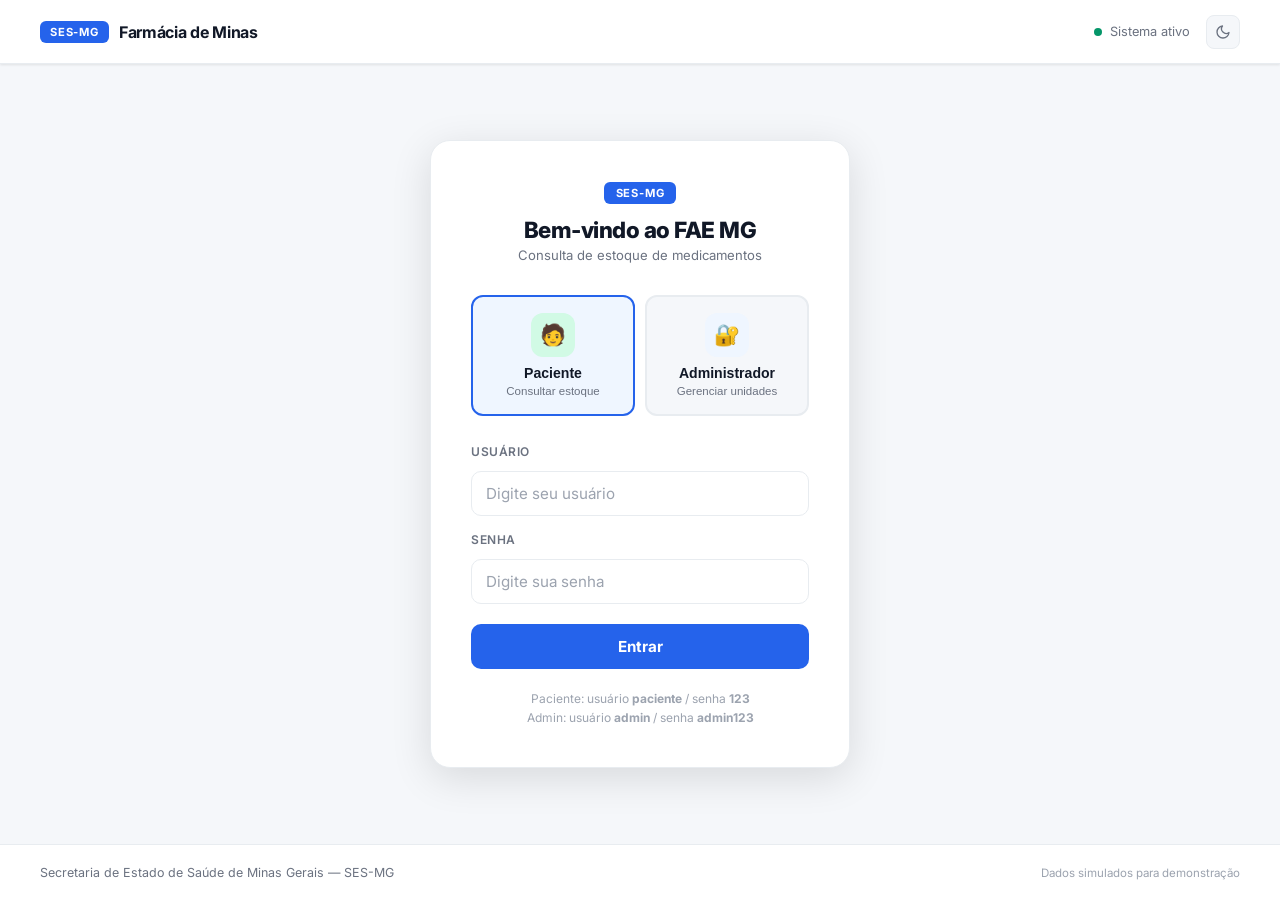
<file: index.html>
<!DOCTYPE html>
<html lang="pt-BR">
<head>
  <meta charset="UTF-8" />
  <meta name="viewport" content="width=device-width, initial-scale=1.0"/>
  <title>FAE MG — Consulta de Estoque</title>
  <link rel="stylesheet" href="style.css" />
</head>
<body>

  <nav>
    <div class="nav-brand">
      <span class="pill">SES-MG</span>
      <span>Farmácia de Minas</span>
    </div>
    <div class="nav-right">
      <div class="nav-dot"></div>
      <span class="nav-status">Sistema ativo</span>
      <span class="nav-usuario" id="navUsuario"></span>
      <button class="btn-sair" id="btnSair" onclick="sair()">Sair</button>
      <button class="theme-toggle" id="themeToggle" title="Alternar tema">
        <svg id="iconSun" xmlns="http://www.w3.org/2000/svg" width="16" height="16" viewBox="0 0 24 24" fill="none" stroke="currentColor" stroke-width="2" stroke-linecap="round" stroke-linejoin="round"><circle cx="12" cy="12" r="5"/><line x1="12" y1="1" x2="12" y2="3"/><line x1="12" y1="21" x2="12" y2="23"/><line x1="4.22" y1="4.22" x2="5.64" y2="5.64"/><line x1="18.36" y1="18.36" x2="19.78" y2="19.78"/><line x1="1" y1="12" x2="3" y2="12"/><line x1="21" y1="12" x2="23" y2="12"/><line x1="4.22" y1="19.78" x2="5.64" y2="18.36"/><line x1="18.36" y1="5.64" x2="19.78" y2="4.22"/></svg>
        <svg id="iconMoon" xmlns="http://www.w3.org/2000/svg" width="16" height="16" viewBox="0 0 24 24" fill="none" stroke="currentColor" stroke-width="2" stroke-linecap="round" stroke-linejoin="round" style="display:none"><path d="M21 12.79A9 9 0 1 1 11.21 3 7 7 0 0 0 21 12.79z"/></svg>
      </button>
    </div>
  </nav>

  <div class="hero">
    <h1>Consulta de Estoque</h1>
    <p>Verifique a disponibilidade de medicamentos nas unidades FAE antes de se deslocar.</p>
    <div class="stats-row">
      <div class="stat-card">
        <span class="num green" id="total-disp">0</span>
        <small>Disponíveis</small>
      </div>
      <div class="stat-card">
        <span class="num yellow" id="total-baixo">0</span>
        <small>Estoque Baixo</small>
      </div>
      <div class="stat-card">
        <span class="num red" id="total-indisp">0</span>
        <small>Indisponíveis</small>
      </div>
    </div>
  </div>

  <main>
    <div class="search-panel">
      <p class="search-panel-title">Filtrar medicamentos</p>
      <div class="filters-grid">
        <div class="field">
          <label>Medicamento</label>
          <input type="text" id="busca" placeholder="Ex: Losartana, Metformina..." oninput="filtrar()" />
        </div>
        <div class="field">
          <label>Unidade FAE</label>
          <select id="farmacia" onchange="filtrar()">
            <option value="">Todas as unidades</option>
            <option value="BH Centro">BH — Centro</option>
            <option value="BH Barreiro">BH — Barreiro</option>
            <option value="BH Venda Nova">BH — Venda Nova</option>
            <option value="BH Nordeste">BH — Nordeste</option>
            <option value="Contagem">Contagem</option>
            <option value="Betim">Betim</option>
            <option value="Juiz de Fora">Juiz de Fora</option>
            <option value="Uberlândia">Uberlândia</option>
            <option value="Montes Claros">Montes Claros</option>
            <option value="Governador Valadares">Gov. Valadares</option>
            <option value="Uberaba">Uberaba</option>
            <option value="Divinópolis">Divinópolis</option>
          </select>
        </div>
        <div class="field">
          <label>Disponibilidade</label>
          <select id="status" onchange="filtrar()">
            <option value="">Todos</option>
            <option value="disponivel">Disponível</option>
            <option value="baixo">Estoque Baixo</option>
            <option value="indisponivel">Indisponível</option>
          </select>
        </div>
      </div>
    </div>

    <div class="meta-bar">
      <span class="count" id="contagem"></span>
      <div class="timestamp">
        <span class="live-badge">Ao vivo</span>
        Atualizado em <strong id="hora"></strong>
      </div>
    </div>

    <div class="table-header">
      <span>Medicamento</span>
      <span>Unidade</span>
      <span>Quantidade</span>
      <span>Status</span>
    </div>

    <div id="painelAdmin"></div>

    <div id="resultado"></div>
  </main>

  <footer>
    <p>Secretaria de Estado de Saúde de Minas Gerais — SES-MG</p>
    <div class="footer-right">
      <span>Dados simulados para demonstração</span>
    </div>
  </footer>

  <!-- DRAWER -->
  <div class="drawer-overlay" id="drawerOverlay" onclick="fecharDrawer()"></div>
  <aside class="drawer" id="drawer">
    <div class="drawer-header">
      <div class="drawer-avatar" id="drawerAvatar"></div>
      <div>
        <h2 class="drawer-titulo" id="drawerTitulo"></h2>
        <span class="badge" id="drawerBadge"></span>
      </div>
      <button class="drawer-fechar" onclick="fecharDrawer()">
        <svg xmlns="http://www.w3.org/2000/svg" width="18" height="18" viewBox="0 0 24 24" fill="none" stroke="currentColor" stroke-width="2" stroke-linecap="round" stroke-linejoin="round"><line x1="18" y1="6" x2="6" y2="18"/><line x1="6" y1="6" x2="18" y2="18"/></svg>
      </button>
    </div>
    <div class="drawer-body" id="drawerBody"></div>
  </aside>

  <script src="app.js"></script>
</body>
</html>
</file>
<file: style.css>
@import url('https://fonts.googleapis.com/css2?family=Inter:wght@300;400;500;600;700;800&display=swap');

*, *::before, *::after { box-sizing: border-box; margin: 0; padding: 0; }

:root {
  --bg:        #f5f7fa;
  --white:     #ffffff;
  --border:    #e8ecf0;
  --text:      #111827;
  --muted:     #6b7280;
  --subtle:    #9ca3af;

  --green:     #059669;
  --green-bg:  #ecfdf5;
  --green-bd:  #a7f3d0;

  --yellow:    #d97706;
  --yellow-bg: #fffbeb;
  --yellow-bd: #fde68a;

  --red:       #dc2626;
  --red-bg:    #fef2f2;
  --red-bd:    #fecaca;

  --blue:      #2563eb;
  --blue-bg:   #eff6ff;

  --radius:    12px;
  --shadow-sm: 0 1px 3px rgba(0,0,0,0.06), 0 1px 2px rgba(0,0,0,0.04);
  --shadow:    0 4px 16px rgba(0,0,0,0.08);
  --shadow-lg: 0 10px 40px rgba(0,0,0,0.12);
}

[data-theme="dark"] {
  --bg:        #0f1117;
  --white:     #1a1d27;
  --border:    #2a2d3a;
  --text:      #e8eaf0;
  --muted:     #8b90a0;
  --subtle:    #5a5f72;

  --green-bg:  #052e16;
  --green-bd:  #166534;

  --yellow-bg: #1c1400;
  --yellow-bd: #854d0e;

  --red-bg:    #1c0505;
  --red-bd:    #991b1b;

  --blue-bg:   #0d1b3e;

  --shadow-sm: 0 1px 3px rgba(0,0,0,0.3);
  --shadow:    0 4px 16px rgba(0,0,0,0.4);
}

body {
  transition: background 0.3s, color 0.3s;
}

body {
  font-family: 'Inter', sans-serif;
  background: var(--bg);
  color: var(--text);
  min-height: 100vh;
  -webkit-font-smoothing: antialiased;
}

/* ── NAVBAR ── */
nav {
  background: var(--white);
  border-bottom: 1px solid var(--border);
  padding: 0 40px;
  height: 64px;
  display: flex;
  align-items: center;
  justify-content: space-between;
  position: sticky;
  top: 0;
  z-index: 100;
  box-shadow: var(--shadow-sm);
}

.nav-brand {
  display: flex;
  align-items: center;
  gap: 10px;
}

.nav-brand .pill {
  background: var(--blue);
  color: white;
  font-size: 0.7rem;
  font-weight: 700;
  letter-spacing: 0.8px;
  text-transform: uppercase;
  padding: 4px 10px;
  border-radius: 6px;
}

.nav-brand span {
  font-size: 1rem;
  font-weight: 700;
  color: var(--text);
  letter-spacing: -0.3px;
}

.nav-right {
  display: flex;
  align-items: center;
  gap: 8px;
  font-size: 0.8rem;
  color: var(--muted);
}

.nav-dot {
  width: 8px;
  height: 8px;
  background: var(--green);
  border-radius: 50%;
  animation: pulse 2s infinite;
}

.theme-toggle {
  display: flex;
  align-items: center;
  justify-content: center;
  width: 34px;
  height: 34px;
  border-radius: 8px;
  border: 1.5px solid var(--border);
  background: var(--bg);
  color: var(--muted);
  cursor: pointer;
  margin-left: 8px;
  transition: background 0.2s, border-color 0.2s, color 0.2s;
}

.theme-toggle:hover {
  background: var(--border);
  color: var(--text);
}

/* ── HERO ── */
.hero {
  background: linear-gradient(135deg, #1e3a5f 0%, #1a56db 50%, #0e9f6e 100%);
  padding: 56px 40px;
  text-align: center;
  color: white;
}

.hero h1 {
  font-size: 2.4rem;
  font-weight: 800;
  letter-spacing: -1px;
  margin-bottom: 10px;
}

.hero p {
  font-size: 1rem;
  opacity: 0.85;
  font-weight: 400;
  max-width: 480px;
  margin: 0 auto 36px;
}

/* ── STAT CARDS ── */
.stats-row {
  display: flex;
  justify-content: center;
  gap: 16px;
  flex-wrap: wrap;
}

.stat-card {
  background: rgba(255,255,255,0.12);
  backdrop-filter: blur(10px);
  border: 1px solid rgba(255,255,255,0.2);
  border-radius: var(--radius);
  padding: 16px 28px;
  min-width: 130px;
  text-align: center;
}

.stat-card .num {
  font-size: 2rem;
  font-weight: 800;
  line-height: 1;
  display: block;
}

.stat-card .num.green  { color: #6ee7b7; }
.stat-card .num.yellow { color: #fcd34d; }
.stat-card .num.red    { color: #fca5a5; }

.stat-card small {
  font-size: 0.72rem;
  opacity: 0.75;
  text-transform: uppercase;
  letter-spacing: 0.6px;
  margin-top: 4px;
  display: block;
}

/* ── MAIN ── */
main {
  max-width: 960px;
  margin: 0 auto;
  padding: 36px 24px 60px;
}

/* ── SEARCH PANEL ── */
.search-panel {
  background: var(--white);
  border: 1px solid var(--border);
  border-radius: 16px;
  padding: 24px;
  box-shadow: var(--shadow);
  margin-bottom: 28px;
}

.search-panel-title {
  font-size: 0.72rem;
  font-weight: 600;
  text-transform: uppercase;
  letter-spacing: 0.8px;
  color: var(--muted);
  margin-bottom: 16px;
}

.filters-grid {
  display: grid;
  grid-template-columns: 2fr 1fr 1fr;
  gap: 12px;
}

.field {
  display: flex;
  flex-direction: column;
  gap: 6px;
}

.field label {
  font-size: 0.75rem;
  font-weight: 600;
  color: var(--muted);
  text-transform: uppercase;
  letter-spacing: 0.5px;
}

.field input,
.field select {
  padding: 11px 14px;
  border: 1.5px solid var(--border);
  border-radius: 10px;
  font-size: 0.9rem;
  font-family: inherit;
  color: var(--text);
  background: var(--white);
  transition: border-color 0.2s, box-shadow 0.2s;
  appearance: none;
}

.field input:focus,
.field select:focus {
  outline: none;
  border-color: var(--blue);
  box-shadow: 0 0 0 3px rgba(37,99,235,0.1);
}

.field input::placeholder { color: var(--subtle); }

/* ── META BAR ── */
.meta-bar {
  display: flex;
  justify-content: space-between;
  align-items: center;
  margin-bottom: 16px;
  flex-wrap: wrap;
  gap: 8px;
}

.meta-bar .count {
  font-size: 0.85rem;
  font-weight: 600;
  color: var(--text);
}

.meta-bar .timestamp {
  font-size: 0.78rem;
  color: var(--muted);
  display: flex;
  align-items: center;
  gap: 6px;
}

.live-badge {
  background: var(--green-bg);
  color: var(--green);
  border: 1px solid var(--green-bd);
  font-size: 0.68rem;
  font-weight: 700;
  text-transform: uppercase;
  letter-spacing: 0.5px;
  padding: 2px 8px;
  border-radius: 20px;
}

/* ── TABLE HEADER ── */
.table-header {
  display: grid;
  grid-template-columns: 1fr 180px 100px 140px;
  padding: 8px 20px;
  font-size: 0.7rem;
  font-weight: 700;
  text-transform: uppercase;
  letter-spacing: 0.7px;
  color: var(--subtle);
  margin-bottom: 6px;
}

/* ── CARDS ── */
.card {
  background: var(--white);
  border: 1px solid var(--border);
  border-radius: var(--radius);
  padding: 16px 20px;
  margin-bottom: 8px;
  display: grid;
  grid-template-columns: 1fr 180px 100px 140px;
  align-items: center;
  gap: 12px;
  transition: box-shadow 0.2s, border-color 0.2s, transform 0.15s;
  animation: slideIn 0.2s ease both;
}

.card:hover {
  box-shadow: var(--shadow);
  border-color: #d1d5db;
  transform: translateY(-1px);
}

@keyframes slideIn {
  from { opacity: 0; transform: translateY(6px); }
  to   { opacity: 1; transform: translateY(0); }
}

.card-name {
  display: flex;
  align-items: center;
  gap: 12px;
}

.card-avatar {
  width: 48px;
  height: 48px;
  border-radius: 12px;
  border: 1.5px solid;
  display: flex;
  align-items: center;
  justify-content: center;
  flex-shrink: 0;
  font-size: 0.75rem;
  font-weight: 700;
  letter-spacing: 0.5px;
}

.card-dot {
  width: 10px;
  height: 10px;
  border-radius: 50%;
  flex-shrink: 0;
}

.card-dot.disponivel   { background: var(--green); }
.card-dot.baixo        { background: var(--yellow); }
.card-dot.indisponivel { background: var(--red); }

.card-name h3 {
  font-size: 0.92rem;
  font-weight: 600;
  color: var(--text);
}

.card-location {
  font-size: 0.82rem;
  color: var(--muted);
  font-weight: 500;
}

.card-qty {
  font-size: 0.92rem;
  font-weight: 700;
  color: var(--text);
}

.card-qty span {
  font-size: 0.72rem;
  font-weight: 400;
  color: var(--subtle);
  margin-left: 2px;
}

/* ── PROGRESS BAR ── */
.progress-wrap {
  display: flex;
  flex-direction: column;
  gap: 5px;
  min-width: 0;
}

.progress-bar {
  height: 6px;
  background: var(--border);
  border-radius: 99px;
  overflow: hidden;
}

.progress-fill {
  height: 100%;
  border-radius: 99px;
  transition: width 0.6s cubic-bezier(0.4, 0, 0.2, 1);
}

.progress-label {
  font-size: 0.78rem;
  font-weight: 600;
  color: var(--text);
}

.progress-label small {
  font-weight: 400;
  color: var(--subtle);
}

/* ── BADGES ── */
.badge {
  display: inline-flex;
  align-items: center;
  gap: 5px;
  padding: 5px 12px;
  border-radius: 20px;
  font-size: 0.75rem;
  font-weight: 600;
  white-space: nowrap;
}

.badge::before {
  content: '';
  width: 6px;
  height: 6px;
  border-radius: 50%;
}

.badge.disponivel   { background: var(--green-bg);  color: var(--green);  border: 1px solid var(--green-bd); }
.badge.disponivel::before   { background: var(--green); }
.badge.baixo        { background: var(--yellow-bg); color: var(--yellow); border: 1px solid var(--yellow-bd); }
.badge.baixo::before        { background: var(--yellow); }
.badge.indisponivel { background: var(--red-bg);    color: var(--red);    border: 1px solid var(--red-bd); }
.badge.indisponivel::before { background: var(--red); }

/* ── EMPTY STATE ── */
.vazio {
  background: var(--white);
  border: 1px solid var(--border);
  border-radius: 16px;
  padding: 72px 24px;
  text-align: center;
}

.vazio h3   { font-size: 1rem; font-weight: 600; margin-bottom: 6px; }
.vazio p    { font-size: 0.85rem; color: var(--muted); }

/* ── DRAWER ── */
.drawer-overlay {
  display: none;
  position: fixed;
  inset: 0;
  background: rgba(0,0,0,0.4);
  z-index: 200;
  backdrop-filter: blur(2px);
  animation: fadeOverlay 0.2s ease;
}

@keyframes fadeOverlay {
  from { opacity: 0; }
  to   { opacity: 1; }
}

.drawer-overlay.aberto { display: block; }

.drawer {
  position: fixed;
  top: 0;
  right: 0;
  height: 100vh;
  width: 420px;
  max-width: 100vw;
  background: var(--white);
  border-left: 1px solid var(--border);
  box-shadow: var(--shadow-lg);
  z-index: 201;
  display: flex;
  flex-direction: column;
  transform: translateX(100%);
  transition: transform 0.3s cubic-bezier(0.4, 0, 0.2, 1);
}

.drawer.aberto { transform: translateX(0); }

.drawer-header {
  display: flex;
  align-items: center;
  gap: 14px;
  padding: 24px;
  border-bottom: 1px solid var(--border);
}

.drawer-avatar {
  width: 52px;
  height: 52px;
  border-radius: 14px;
  border: 1.5px solid;
  display: flex;
  align-items: center;
  justify-content: center;
  font-size: 0.8rem;
  font-weight: 700;
  flex-shrink: 0;
}

.drawer-titulo {
  font-size: 1rem;
  font-weight: 700;
  margin-bottom: 6px;
  color: var(--text);
}

.drawer-fechar {
  margin-left: auto;
  background: none;
  border: none;
  cursor: pointer;
  color: var(--muted);
  padding: 6px;
  border-radius: 8px;
  display: flex;
  transition: background 0.15s, color 0.15s;
}

.drawer-fechar:hover { background: var(--border); color: var(--text); }

.drawer-body {
  padding: 24px;
  overflow-y: auto;
  flex: 1;
  display: flex;
  flex-direction: column;
  gap: 24px;
}

.drawer-secao h4 {
  font-size: 0.68rem;
  font-weight: 700;
  text-transform: uppercase;
  letter-spacing: 0.8px;
  color: var(--subtle);
  margin-bottom: 10px;
}

.drawer-secao p {
  font-size: 0.88rem;
  color: var(--muted);
  line-height: 1.6;
}

.drawer-info-grid {
  display: grid;
  grid-template-columns: 1fr 1fr;
  gap: 12px;
}

.drawer-info-item {
  background: var(--bg);
  border: 1px solid var(--border);
  border-radius: 10px;
  padding: 12px 14px;
}

.drawer-info-item small {
  font-size: 0.68rem;
  font-weight: 600;
  text-transform: uppercase;
  letter-spacing: 0.5px;
  color: var(--subtle);
  display: block;
  margin-bottom: 4px;
}

.drawer-info-item strong {
  font-size: 0.92rem;
  color: var(--text);
}

.drawer-lista {
  list-style: none;
  display: flex;
  flex-direction: column;
  gap: 6px;
}

.drawer-lista li {
  font-size: 0.85rem;
  color: var(--muted);
  padding-left: 14px;
  position: relative;
  line-height: 1.5;
}

.drawer-lista li::before {
  content: '';
  position: absolute;
  left: 0;
  top: 8px;
  width: 5px;
  height: 5px;
  border-radius: 50%;
  background: var(--subtle);
}

.drawer-alerta {
  background: var(--red-bg);
  border: 1px solid var(--red-bd);
  border-radius: 10px;
  padding: 12px 14px;
  font-size: 0.82rem;
  color: var(--red);
  font-weight: 500;
}

/* ── RESERVA ── */
.drawer-reserva {
  border-top: 1px solid var(--border);
  padding-top: 20px;
  margin-top: 4px;
  display: flex;
  flex-direction: column;
  gap: 14px;
}

.reserva-label {
  font-size: 0.72rem;
  font-weight: 700;
  text-transform: uppercase;
  letter-spacing: 0.8px;
  color: var(--subtle);
  display: block;
  margin-bottom: 10px;
}

.reserva-controle {
  display: flex;
  align-items: center;
  gap: 0;
  border: 1.5px solid var(--border);
  border-radius: 10px;
  overflow: hidden;
  width: fit-content;
}

.reserva-controle button {
  width: 40px;
  height: 40px;
  border: none;
  background: var(--bg);
  color: var(--text);
  font-size: 1.2rem;
  font-weight: 700;
  cursor: pointer;
  transition: background 0.15s;
}

.reserva-controle button:hover { background: var(--border); }

.reserva-controle span {
  min-width: 48px;
  text-align: center;
  font-size: 1rem;
  font-weight: 700;
  color: var(--text);
  border-left: 1.5px solid var(--border);
  border-right: 1.5px solid var(--border);
  padding: 0 8px;
  line-height: 40px;
}

.btn-reservar {
  width: 100%;
  padding: 14px;
  background: var(--green);
  color: white;
  border: none;
  border-radius: 10px;
  font-size: 0.95rem;
  font-weight: 700;
  font-family: inherit;
  cursor: pointer;
  transition: background 0.2s, transform 0.1s;
}
.btn-reservar:hover  { background: #047857; }
.btn-reservar:active { transform: scale(0.98); }

.reserva-sucesso {
  background: var(--green-bg);
  border: 1px solid var(--green-bd);
  border-radius: 12px;
  padding: 16px;
}

.reserva-sucesso strong {
  display: block;
  font-size: 0.95rem;
  color: var(--green);
  margin-bottom: 6px;
}

.reserva-sucesso p {
  font-size: 0.82rem;
  color: var(--green);
  line-height: 1.5;
}

.reserva-aviso {
  margin-top: 6px;
  opacity: 0.8;
}

/* ── CARD clicavel ── */
.card { cursor: pointer; }

/* ── NAV USUARIO / SAIR ── */
.btn-sair {
  padding: 5px 12px;
  border-radius: 8px;
  border: 1.5px solid var(--border);
  background: none;
  color: var(--muted);
  font-size: 0.78rem;
  font-weight: 600;
  font-family: inherit;
  cursor: pointer;
  transition: background 0.2s, color 0.2s;
}
.btn-sair:hover { background: var(--red-bg); color: var(--red); border-color: var(--red-bd); }

.nav-usuario {
  font-size: 0.78rem;
  font-weight: 600;
  color: var(--text);
  background: var(--border);
  padding: 4px 10px;
  border-radius: 20px;
}

/* ── PAINEL ADMIN ── */
.painel-admin {
  background: var(--white);
  border: 1px solid var(--border);
  border-radius: 16px;
  padding: 24px;
  box-shadow: var(--shadow);
  margin-bottom: 24px;
}

.painel-admin-titulo {
  font-size: 0.72rem;
  font-weight: 700;
  text-transform: uppercase;
  letter-spacing: 0.8px;
  color: var(--muted);
  margin-bottom: 16px;
}

.admin-form {
  display: grid;
  grid-template-columns: 2fr 1fr 1fr auto;
  gap: 10px;
  align-items: end;
}

.admin-form .field label {
  font-size: 0.72rem;
  font-weight: 600;
  color: var(--muted);
  text-transform: uppercase;
  letter-spacing: 0.5px;
  display: block;
  margin-bottom: 5px;
}

.admin-form .field select,
.admin-form .field input {
  width: 100%;
  padding: 10px 12px;
  border: 1.5px solid var(--border);
  border-radius: 10px;
  font-size: 0.88rem;
  font-family: inherit;
  color: var(--text);
  background: var(--white);
  transition: border-color 0.2s;
  appearance: none;
}

.admin-form .field select:focus,
.admin-form .field input:focus {
  outline: none;
  border-color: var(--blue);
}

.btn-admin-salvar {
  padding: 10px 20px;
  background: var(--blue);
  color: white;
  border: none;
  border-radius: 10px;
  font-size: 0.88rem;
  font-weight: 700;
  font-family: inherit;
  cursor: pointer;
  white-space: nowrap;
  transition: background 0.2s;
}
.btn-admin-salvar:hover { background: #1d4ed8; }

.admin-sucesso {
  margin-top: 12px;
  background: var(--green-bg);
  border: 1px solid var(--green-bd);
  color: var(--green);
  border-radius: 8px;
  padding: 8px 14px;
  font-size: 0.82rem;
  font-weight: 500;
  display: none;
}
.admin-sucesso.visivel { display: block; }

.btn-resetar {
  margin-top: 12px;
  padding: 8px 16px;
  background: none;
  border: 1.5px solid var(--red-bd);
  color: var(--red);
  border-radius: 8px;
  font-size: 0.78rem;
  font-weight: 600;
  font-family: inherit;
  cursor: pointer;
  transition: background 0.2s;
}
.btn-resetar:hover { background: var(--red-bg); }

/* ── FOOTER ── */
footer {
  background: var(--white);
  border-top: 1px solid var(--border);
  padding: 20px 40px;
  display: flex;
  justify-content: space-between;
  align-items: center;
  flex-wrap: wrap;
  gap: 8px;
}

footer p { font-size: 0.78rem; color: var(--muted); }

footer .footer-right {
  font-size: 0.72rem;
  color: var(--subtle);
  display: flex;
  align-items: center;
  gap: 6px;
}

/* ── RESPONSIVE ── */
@media (max-width: 720px) {

  .admin-form { grid-template-columns: 1fr; }
  .nav-usuario { display: none; }

  /* Navbar */
  nav {
    padding: 0 16px;
    height: 56px;
  }
  .nav-brand span { font-size: 0.88rem; }
  .nav-right .nav-dot + span { display: none; }
  .nav-status { display: none; }

  /* Hero */
  .hero {
    padding: 32px 16px 28px;
  }
  .hero h1 {
    font-size: 1.5rem;
    letter-spacing: -0.5px;
  }
  .hero p {
    font-size: 0.88rem;
    margin-bottom: 24px;
  }
  .stats-row { gap: 8px; }
  .stat-card {
    padding: 12px 16px;
    min-width: 90px;
    flex: 1;
  }
  .stat-card .num { font-size: 1.5rem; }
  .stat-card small { font-size: 0.65rem; }

  /* Main */
  main { padding: 16px 12px 60px; }

  /* Search panel */
  .search-panel { padding: 16px; }
  .filters-grid { grid-template-columns: 1fr; gap: 10px; }
  .field input, .field select { padding: 13px 14px; font-size: 1rem; } /* maior para toque */

  /* Meta bar */
  .meta-bar { flex-direction: column; align-items: flex-start; gap: 4px; }

  /* Esconde cabeçalho de tabela */
  .table-header { display: none; }

  /* Cards mobile — layout compacto em duas linhas */
  .card {
    grid-template-columns: 1fr auto;
    grid-template-rows: auto auto;
    padding: 14px 16px;
    gap: 8px;
  }

  .card-name {
    grid-column: 1;
    grid-row: 1;
  }

  .badge {
    grid-column: 2;
    grid-row: 1;
    align-self: center;
  }

  .progress-wrap {
    grid-column: 1 / -1;
    grid-row: 2;
  }

  .card-location {
    display: none; /* aparece no drawer ao clicar */
  }

  .card-avatar { width: 40px; height: 40px; border-radius: 10px; }
  .card-name h3 { font-size: 0.88rem; }

  /* Drawer ocupa tela toda no mobile */
  .drawer {
    width: 100vw;
    border-left: none;
    border-top: 1px solid var(--border);
    border-radius: 20px 20px 0 0;
    top: auto;
    bottom: 0;
    height: 90vh;
    transform: translateY(100%);
    transition: transform 0.3s cubic-bezier(0.4, 0, 0.2, 1);
  }
  .drawer.aberto { transform: translateY(0); }

  .drawer-header { padding: 16px 20px; }
  .drawer-body   { padding: 16px 20px; }

  /* Footer */
  footer { padding: 16px; flex-direction: column; text-align: center; gap: 4px; }
}
</file>
